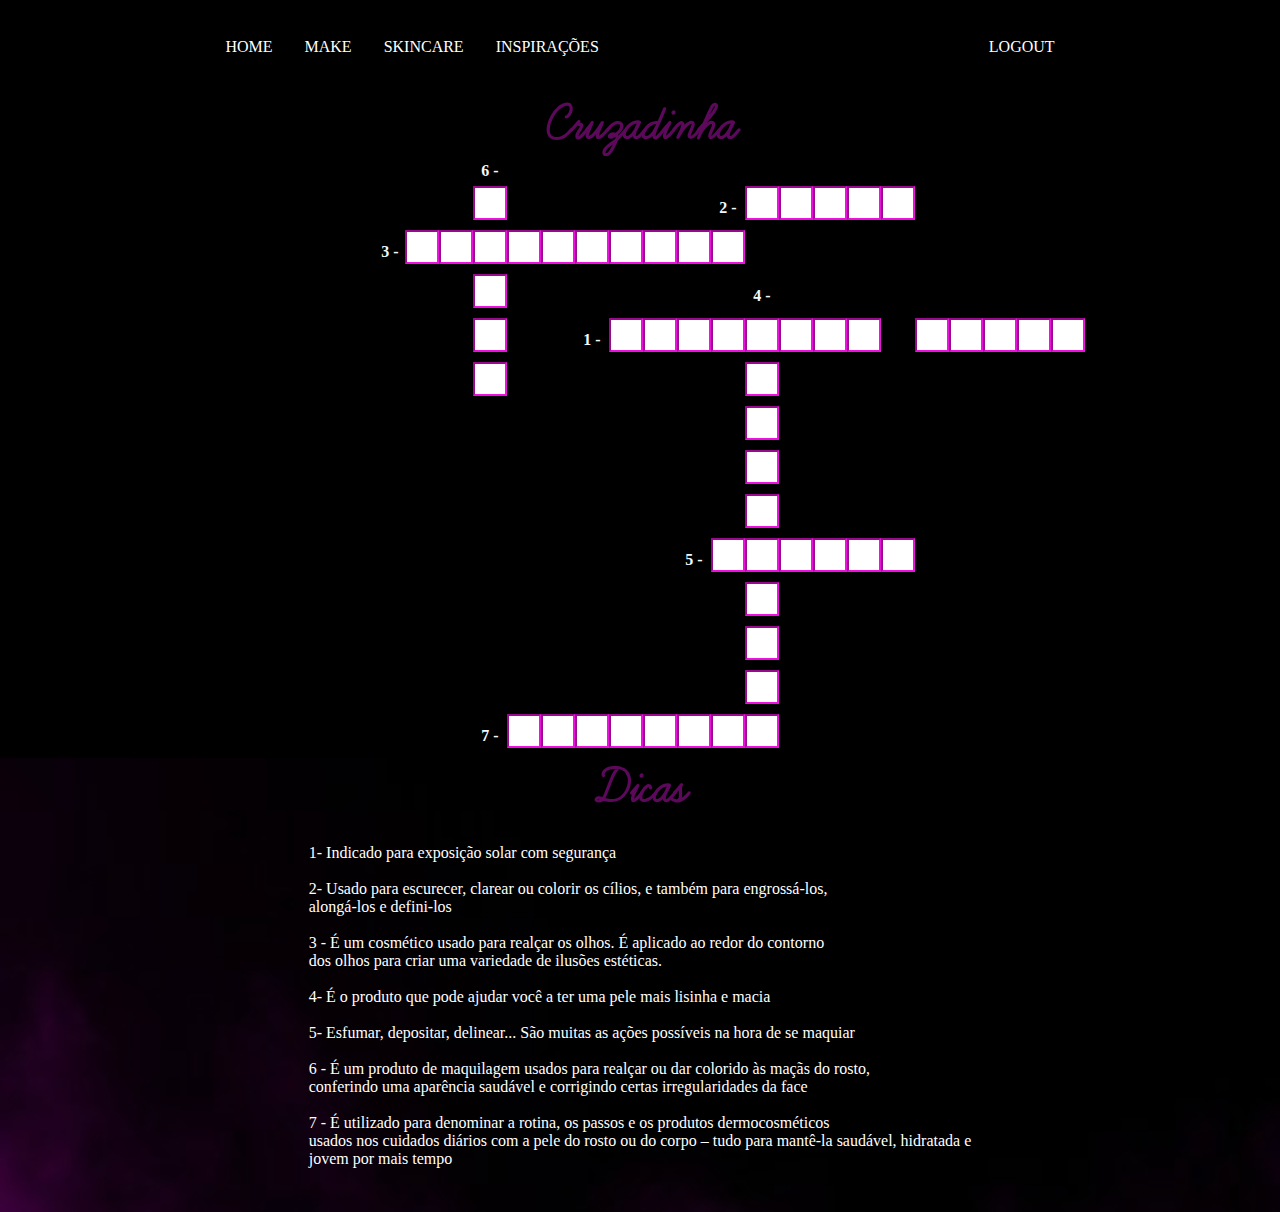
<file: site/public/pages/cruzadinha.html>
<!DOCTYPE html>
<html lang="en">

<head>
    <meta charset="UTF-8">
    <meta http-equiv="X-UA-Compatible" content="IE=edge">
    <meta name="viewport" content="width=device-width, initial-scale=1.0">
    <link rel="stylesheet" type="text/css" href="../css/cruzadinha.css">
    <title>Divirta-se</title>

</head>

<body>

    <header>


        <nav>
            <!-- <div class="inicio-cabeçalho"> -->

            <!-- CRIANDO A NAVBAR -->
            <a href="../index.html">HOME</a>
            <a href="../pages/make.html">MAKE</a>
            <a href="../pages/skincare.html">SKINCARE</a>
            <a href="../pages/inspirações.html">INSPIRAÇÕES</a>

        </nav>

        <div class="botoes">
            <a href="../pages/interacoes.html">LOGOUT</a>
        </div>

    </header>

    <h2>Cruzadinha</h2>

    <table>

        <!-- PRIMEIRA LINHA  -->
        <tr>
            <td class="vazio"></td>
            <td class="vazio"></td>
            <td class="vazio"></td>
            <td class="vazio"></td>
            <td class="vazio"></td>
            <td class="vazio"></td>
            <td class="vazio"></td>
            <td class="vazio"></td>
            <td class="vazio"></td>
            <td class="vazio">6 -</td>
            <td class="vazio"></td>
            <td class="vazio"></td>
            <td class="vazio"></td>
            <td class="vazio"></td>
            <td class="vazio"></td>
            <td class="vazio"></td>
            <td class="vazio"></td>
            <td class="vazio"></td>
            <td class="vazio"></td>
            <td class="vazio"></td>
            <td class="vazio"></td>
            <td class="vazio"></td>
            <td class="vazio"></td>
            <td class="vazio"></td>
            <td class="vazio"></td>
            <td class="vazio"></td>
        </tr>

        <!-- SEGUNDA LINHA  -->

        <tr>
            <td class="vazio"></td>
            <td class="vazio"></td>
            <td class="vazio"></td>
            <td class="vazio"></td>
            <td class="vazio"></td>
            <td class="vazio"></td>
            <td class="vazio"></td>
            <td class="vazio"></td>
            <td class="vazio"></td>
            <td><input id="B" onkeyup="verificapalavra(this);" type="text" maxlength="1"></td>
            <td class="vazio"></td>
            <td class="vazio"></td>
            <td class="vazio"></td>
            <td class="vazio"></td>
            <td class="vazio"></td>
            <td class="vazio"></td>
            <td class="vazio">2 -</td>
            <td><input id="R" onkeyup="verificapalavra(this);" type="text" maxlength="1"></td>
            <td><input id="I" onkeyup="verificapalavra(this);" type="text" maxlength="1"></td>
            <td><input id="M" onkeyup="verificapalavra(this);" type="text" maxlength="1"></td>
            <td><input id="E" onkeyup="verificapalavra(this);" type="text" maxlength="1"></td>
            <td><input id="L" onkeyup="verificapalavra(this);" type="text" maxlength="1"></td>
            <td class="vazio"></td>
            <td class="vazio"></td>
            <td class="vazio"></td>
        </tr>

        <!-- TERCEIRA LINHA  -->

        <tr>
            <td class="vazio"></td>
            <td class="vazio"></td>
            <td class="vazio"></td>
            <td class="vazio"></td>
            <td class="vazio"></td>
            <td class="vazio"></td>
            <td class="vazio">3 -</td>
            <td><input id="D" onkeyup="verificapalavra(this);" type="text" maxlength="1"></td>
            <td><input id="E" onkeyup="verificapalavra(this);" type="text" maxlength="1"></td>
            <td><input id="L" onkeyup="verificapalavra(this);" type="text" maxlength="1"></td>
            <td><input id="I" onkeyup="verificapalavra(this);" type="text" maxlength="1"></td>
            <td><input id="N" onkeyup="verificapalavra(this);" type="text" maxlength="1"></td>
            <td><input id="E" onkeyup="verificapalavra(this);" type="text" maxlength="1"></td>
            <td><input id="A" onkeyup="verificapalavra(this);" type="text" maxlength="1"></td>
            <td><input id="D" onkeyup="verificapalavra(this);" type="text" maxlength="1"></td>
            <td><input id="O" onkeyup="verificapalavra(this);" type="text" maxlength="1"></td>
            <td><input id="R" onkeyup="verificapalavra(this);" type="text" maxlength="1"></td>
            <td class="vazio"></td>
            <td class="vazio"></td>
            <td class="vazio"></td>
            <td class="vazio"></td>
            <td class="vazio"></td>
            <td class="vazio"></td>
            <td class="vazio"></td>
            <td class="vazio"></td>
            <td class="vazio"></td>
        </tr>

        <!-- QUARTA LINHA  -->

        <tr>
            <td class="vazio"></td>
            <td class="vazio"></td>
            <td class="vazio"></td>
            <td class="vazio"></td>
            <td class="vazio"></td>
            <td class="vazio"></td>
            <td class="vazio"></td>
            <td class="vazio"></td>
            <td class="vazio"></td>
            <td><input id="U" onkeyup="verificapalavra(this);" type="text" maxlength="1"></td>
            <td class="vazio"></td>
            <td class="vazio"></td>
            <td class="vazio"></td>
            <td class="vazio"></td>
            <td class="vazio"></td>
            <td class="vazio"></td>
            <td class="vazio"></td>
            <td class="vazio">4 -</td>
            <td class="vazio"></td>
            <td class="vazio"></td>
            <td class="vazio"></td>
            <td class="vazio"></td>
            <td class="vazio"></td>
            <td class="vazio"></td>
            <td class="vazio"></td>
            <td class="vazio"></td>
        </tr>



        <!-- QUINTA LINHA  -->
        <tr>
            <td class="vazio"></td>
            <td class="vazio"></td>
            <td class="vazio"></td>
            <td class="vazio"></td>
            <td class="vazio"></td>
            <td class="vazio"></td>
            <td class="vazio"></td>
            <td class="vazio"></td>
            <td class="vazio"></td>
            <td><input id="S" onkeyup="verificapalavra(this);" type="text" maxlength="1"></td>
            <td class="vazio"></td>
            <td class="vazio"></td>
            <td class="vazio">1 -</td>
            <td><input id="P" onkeyup="verificapalavra(this);" type="text" maxlength="1"></td>
            <td><input id="R" onkeyup="verificapalavra(this);" type="text" maxlength="1"></td>
            <td><input id="O" onkeyup="verificapalavra(this);" type="text" maxlength="1"></td>
            <td><input id="T" onkeyup="verificapalavra(this);" type="text" maxlength="1"></td>
            <td><input id="E" onkeyup="verificapalavra(this);" type="text" maxlength="1"></td>
            <td><input id="T" onkeyup="verificapalavra(this);" type="text" maxlength="1"></td>
            <td><input id="O" onkeyup="verificapalavra(this);" type="text" maxlength="1"></td>
            <td><input id="R" onkeyup="verificapalavra(this);" type="text" maxlength="1"></td>
            <td class="vazio"></td>
            <td><input id="S" onkeyup="verificapalavra(this);" type="text" maxlength="1"></td>
            <td><input id="O" onkeyup="verificapalavra(this);" type="text" maxlength="1"></td>
            <td><input id="L" onkeyup="verificapalavra(this);" type="text" maxlength="1"></td>
            <td><input id="A" onkeyup="verificapalavra(this);" type="text" maxlength="1"></td>
            <td><input id="R" onkeyup="verificapalavra(this);" type="text" maxlength="1"></td>
        </tr>


        <!-- SEXTA LINHA   -->

        <tr>
            <td class="vazio"></td>
            <td class="vazio"></td>
            <td class="vazio"></td>
            <td class="vazio"></td>
            <td class="vazio"></td>
            <td class="vazio"></td>
            <td class="vazio"></td>
            <td class="vazio"></td>
            <td class="vazio"></td>
            <td><input id="H" onkeyup="verificapalavra(this);" type="text" maxlength="1"></td>
            <td class="vazio"></td>
            <td class="vazio"></td>
            <td class="vazio"></td>
            <td class="vazio"></td>
            <td class="vazio"></td>
            <td class="vazio"></td>
            <td class="vazio"></td>
            <td><input id="S" onkeyup="verificapalavra(this);" type="text" maxlength="1"></td>
            <td class="vazio"></td>
            <td class="vazio"></td>
            <td class="vazio"></td>
            <td class="vazio"></td>
            <td class="vazio"></td>
            <td class="vazio"></td>
            <td class="vazio"></td>
            <td class="vazio"></td>
        </tr>

        <!-- SÉTIMA LINHA   -->

        <tr>
            <td class="vazio"></td>
            <td class="vazio"></td>
            <td class="vazio"></td>
            <td class="vazio"></td>
            <td class="vazio"></td>
            <td class="vazio"></td>
            <td class="vazio"></td>
            <td class="vazio"></td>
            <td class="vazio"></td>
            <td class="vazio"></td>
            <td class="vazio"></td>
            <td class="vazio"></td>
            <td class="vazio"></td>
            <td class="vazio"></td>
            <td class="vazio"></td>
            <td class="vazio"></td>
            <td class="vazio"></td>
            <td><input id="F" onkeyup="verificapalavra(this);" type="text" maxlength="1"></td>
            <td class="vazio"></td>
            <td class="vazio"></td>
            <td class="vazio"></td>
            <td class="vazio"></td>
            <td class="vazio"></td>
            <td class="vazio"></td>
            <td class="vazio"></td>
        </tr>

        <!-- OITAVA LINHA  -->

        <tr>
            <td class="vazio"></td>
            <td class="vazio"></td>
            <td class="vazio"></td>
            <td class="vazio"></td>
            <td class="vazio"></td>
            <td class="vazio"></td>
            <td class="vazio"></td>
            <td class="vazio"></td>
            <td class="vazio"></td>
            <td class="vazio"></td>
            <td class="vazio"></td>
            <td class="vazio"></td>
            <td class="vazio"></td>
            <td class="vazio"></td>
            <td class="vazio"></td>
            <td class="vazio"></td>
            <td class="vazio"></td>
            <td><input id="O" onkeyup="verificapalavra(this);" type="text" maxlength="1"></td>
            <td class="vazio"></td>
            <td class="vazio"></td>
            <td class="vazio"></td>
            <td class="vazio"></td>
            <td class="vazio"></td>
            <td class="vazio"></td>
            <td class="vazio"></td>
        </tr>

        <!-- NONA LINHA  -->

        <tr>
            <td class="vazio"></td>
            <td class="vazio"></td>
            <td class="vazio"></td>
            <td class="vazio"></td>
            <td class="vazio"></td>
            <td class="vazio"></td>
            <td class="vazio"></td>
            <td class="vazio"></td>
            <td class="vazio"></td>
            <td class="vazio"></td>
            <td class="vazio"></td>
            <td class="vazio"></td>
            <td class="vazio"></td>
            <td class="vazio"></td>
            <td class="vazio"></td>
            <td class="vazio"></td>
            <td class="vazio"></td>
            <td><input id="L" onkeyup="verificapalavra(this);" type="text" maxlength="1"></td>
            <td class="vazio"></td>
            <td class="vazio"></td>
            <td class="vazio"></td>
            <td class="vazio"></td>
            <td class="vazio"></td>
            <td class="vazio"></td>
            <td class="vazio"></td>
        </tr>

        <!-- DÉCIMA LINHA  -->

        <tr>
            <td class="vazio"></td>
            <td class="vazio"></td>
            <td class="vazio"></td>
            <td class="vazio"></td>
            <td class="vazio"></td>
            <td class="vazio"></td>
            <td class="vazio"></td>
            <td class="vazio"></td>
            <td class="vazio"></td>
            <td class="vazio"></td>
            <td class="vazio"></td>
            <td class="vazio"></td>
            <td class="vazio"></td>
            <td class="vazio"></td>
            <td class="vazio"></td>
            <td class="vazio">5 -</td>
            <td><input id="P" onkeyup="verificapalavra(this);" type="text" maxlength="1"></td>
            <td><input id="I" onkeyup="verificapalavra(this);" type="text" maxlength="1"></td>
            <td><input id="N" onkeyup="verificapalavra(this);" type="text" maxlength="1"></td>
            <td><input id="C" onkeyup="verificapalavra(this);" type="text" maxlength="1"></td>
            <td><input id="E" onkeyup="verificapalavra(this);" type="text" maxlength="1"></td>
            <td><input id="L" onkeyup="verificapalavra(this);" type="text" maxlength="1"></td>
            <td class="vazio"></td>
            <td class="vazio"></td>
            <td class="vazio"></td>
        </tr>

        <!-- DÉCIMA PRIMEIRA  -->


        <tr>
            <td class="vazio"></td>
            <td class="vazio"></td>
            <td class="vazio"></td>
            <td class="vazio"></td>
            <td class="vazio"></td>
            <td class="vazio"></td>
            <td class="vazio"></td>
            <td class="vazio"></td>
            <td class="vazio"></td>
            <td class="vazio"></td>
            <td class="vazio"></td>
            <td class="vazio"></td>
            <td class="vazio"></td>
            <td class="vazio"></td>
            <td class="vazio"></td>
            <td class="vazio"></td>
            <td class="vazio"></td>
            <td><input id="A" onkeyup="verificapalavra(this);" type="text" maxlength="1"></td>
            <td class="vazio"></td>
            <td class="vazio"></td>
            <td class="vazio"></td>
            <td class="vazio"></td>
            <td class="vazio"></td>
            <td class="vazio"></td>
            <td class="vazio"></td>
        </tr>

        <!-- DÉCIMA SEGUNDA  -->


        <tr>
            <td class="vazio"></td>
            <td class="vazio"></td>
            <td class="vazio"></td>
            <td class="vazio"></td>
            <td class="vazio"></td>
            <td class="vazio"></td>
            <td class="vazio"></td>
            <td class="vazio"></td>
            <td class="vazio"></td>
            <td class="vazio"></td>
            <td class="vazio"></td>
            <td class="vazio"></td>
            <td class="vazio"></td>
            <td class="vazio"></td>
            <td class="vazio"></td>
            <td class="vazio"></td>
            <td class="vazio"></td>
            <td><input id="N" onkeyup="verificapalavra(this);" type="text" maxlength="1"></td>
            <td class="vazio"></td>
            <td class="vazio"></td>
            <td class="vazio"></td>
            <td class="vazio"></td>
            <td class="vazio"></td>
            <td class="vazio"></td>
            <td class="vazio"></td>
        </tr>

        <!-- DÉCIMA TERCEIRA  -->


        <tr>
            <td class="vazio"></td>
            <td class="vazio"></td>
            <td class="vazio"></td>
            <td class="vazio"></td>
            <td class="vazio"></td>
            <td class="vazio"></td>
            <td class="vazio"></td>
            <td class="vazio"></td>
            <td class="vazio"></td>
            <td class="vazio"></td>
            <td class="vazio"></td>
            <td class="vazio"></td>
            <td class="vazio"></td>
            <td class="vazio"></td>
            <td class="vazio"></td>
            <td class="vazio"></td>
            <td class="vazio"></td>
            <td><input id="T" onkeyup="verificapalavra(this);" type="text" maxlength="1"></td>
            <td class="vazio"></td>
            <td class="vazio"></td>
            <td class="vazio"></td>
            <td class="vazio"></td>
            <td class="vazio"></td>
            <td class="vazio"></td>
            <td class="vazio"></td>
        </tr>

        <!-- DÉCIMA QUARTA LINHA  -->


        <tr>
            <td class="vazio"></td>
            <td class="vazio"></td>
            <td class="vazio"></td>
            <td class="vazio"></td>
            <td class="vazio"></td>
            <td class="vazio"></td>
            <td class="vazio"></td>
            <td class="vazio"></td>
            <td class="vazio"></td>
            <td class="vazio">7 - </td>
            <td><input id="S" onkeyup="verificapalavra(this);" type="text" maxlength="1"></td>
            <td><input id="K" onkeyup="verificapalavra(this);" type="text" maxlength="1"></td>
            <td><input id="I" onkeyup="verificapalavra(this);" type="text" maxlength="1"></td>
            <td><input id="N" onkeyup="verificapalavra(this);" type="text" maxlength="1"></td>
            <td><input id="C" onkeyup="verificapalavra(this);" type="text" maxlength="1"></td>
            <td><input id="A" onkeyup="verificapalavra(this);" type="text" maxlength="1"></td>
            <td><input id="R" onkeyup="verificapalavra(this);" type="text" maxlength="1"></td>
            <td><input id="E" onkeyup="verificapalavra(this);" type="text" maxlength="1"></td>
            <td class="vazio"></td>
            <td class="vazio"></td>
            <td class="vazio"></td>
            <td class="vazio"></td>
            <td class="vazio"></td>
            <td class="vazio"></td>
            <td class="vazio"></td>
        </tr>

    </table>

    <div class="dicas">
        <h2>Dicas</h2>

        <p>
            1- Indicado para exposição solar com segurança <br><br>

            2- Usado para escurecer, clarear ou colorir os cílios, e também para engrossá-los,<br> alongá-los e
            defini-los<br><br>

            3 - É um cosmético usado para realçar os olhos. É aplicado ao redor do contorno <br>dos olhos para criar uma
            variedade de ilusões estéticas. <br><br>

            4- É o produto que pode ajudar você a ter uma pele mais lisinha e macia<br><br>

            5- Esfumar, depositar, delinear... São muitas as ações possíveis na hora de se maquiar <br><br>

            6 - É um produto de maquilagem usados para realçar ou dar colorido às maçãs do rosto, <br>conferindo uma
            aparência saudável e corrigindo certas irregularidades da face <br><br>

            7 - É utilizado para denominar a rotina, os passos e os produtos dermocosméticos <br>usados nos cuidados
            diários com a pele do rosto ou do corpo – tudo para mantê-la saudável, hidratada e <br>jovem por mais tempo
            <br><br>

        </p>



    </div>

</body>

</html>
<script>

    function verificapalavra(input) {
        var letraInput = input.value.toUpperCase();
        var letraCerta = input.id;


        if (letraInput != letraCerta) {
            input.value = '';
            alert("Inválido,tente novamente")

        }
        
        
    }


</script>
</file>
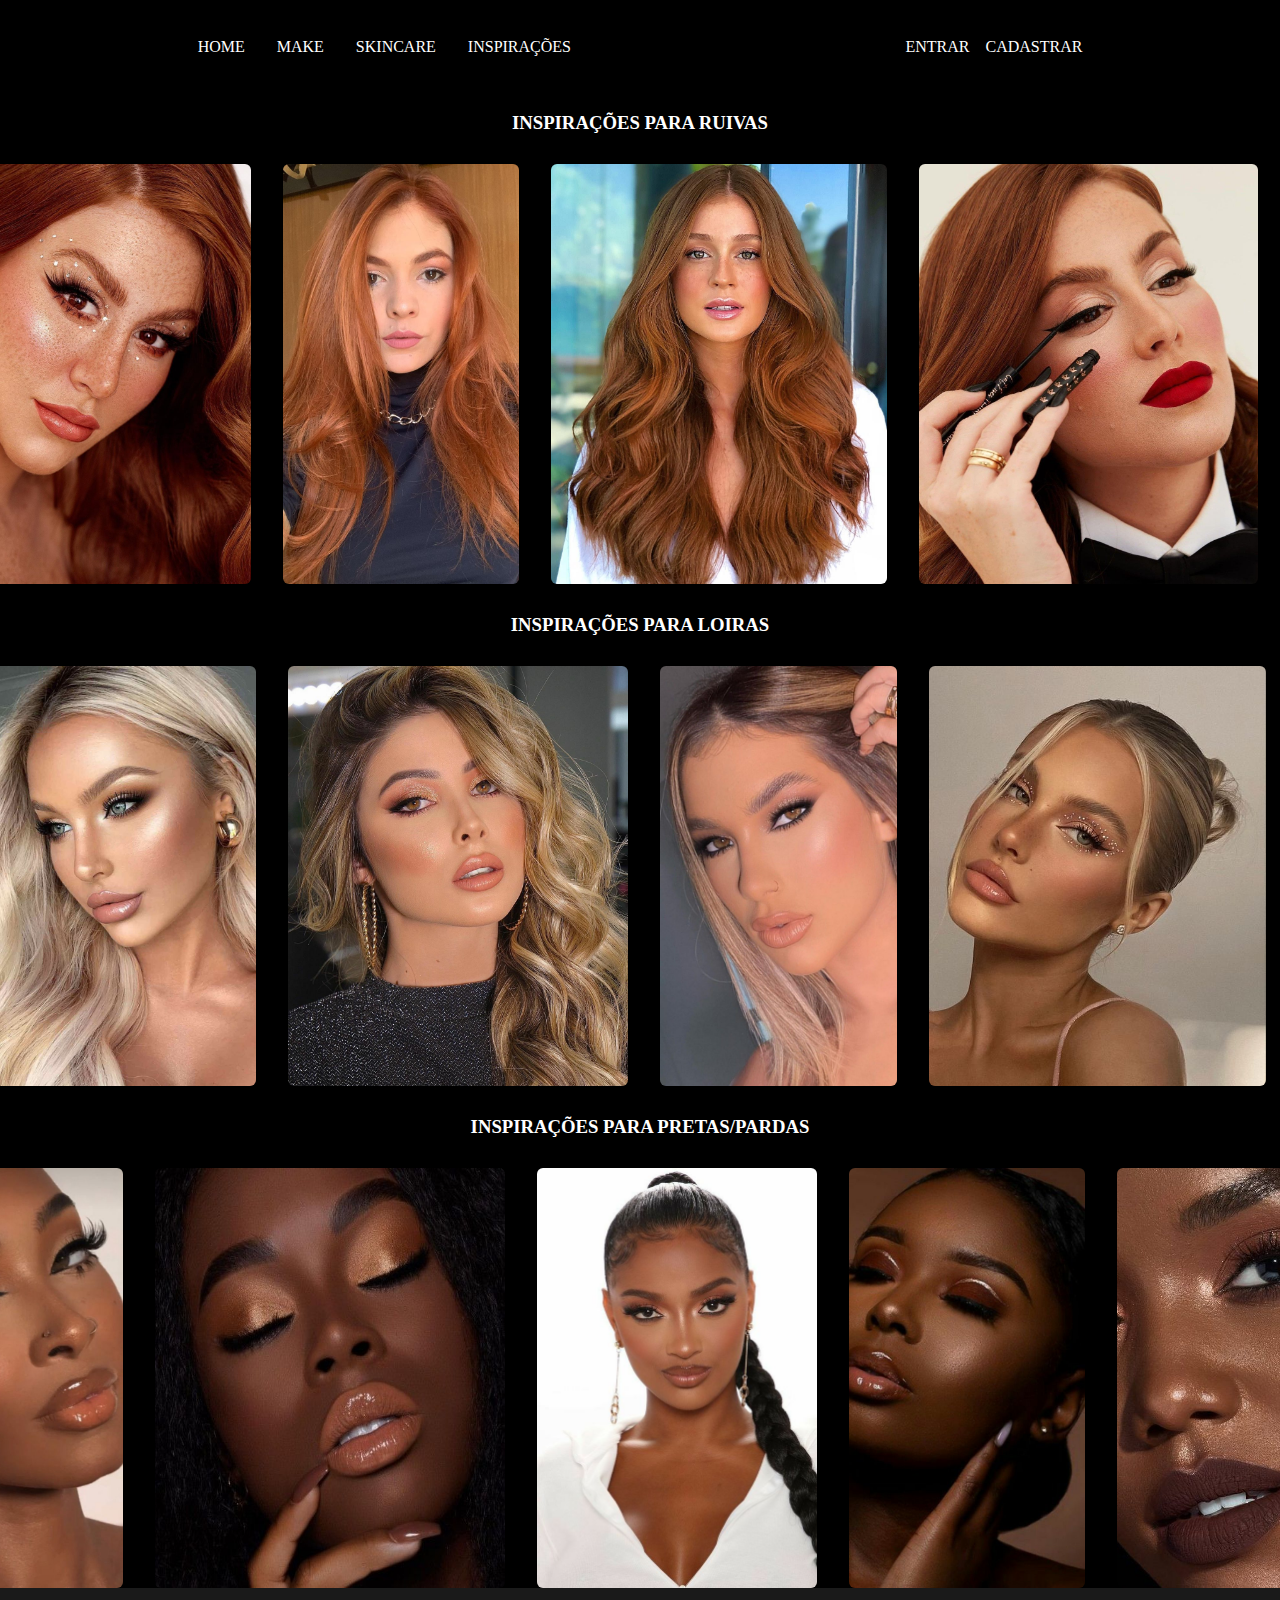
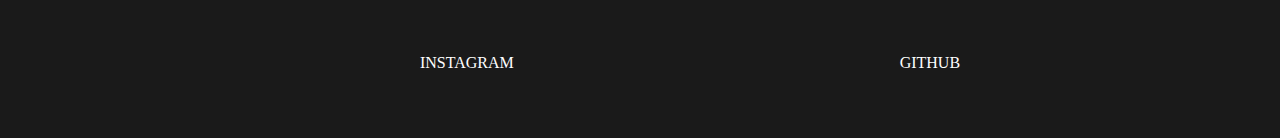
<file: site/public/pages/inspirações.html>
<!DOCTYPE html>
<html lang="en">

<head>
    <meta charset="UTF-8">
    <meta http-equiv="X-UA-Compatible" content="IE=edge">
    <meta name="viewport" content="width=device-width, initial-scale=1.0">
    <title>Inspirações</title>
    <link rel="icon" href="../assets/img/coroa.jpeg">
    <link rel="stylesheet" href="../css/inspirações.css">
    <link rel="icon" href="img/logo.jpg">

</head>

<body>

    <!-- CRIANDO O CABEÇARIO DO SITE -->
    <header>

        <nav>

            <a href="../index.html">HOME</a>
            <a href="../pages/make.html">MAKE</a>
            <a href="../pages/skincare.html">SKINCARE</a>
            <a href="../pages/inspirações.html">INSPIRAÇÕES</a>
            <!-- <a href="../pages/pesquisa.html">SIMULE AQUI</a> -->
            <!-- <a href="estilo.html">DASHBOARD</a> -->




            <!-- CRIANDO OS BOTÕES -->

            <!-- </div> -->
        </nav>

        <div class="botoes">
            <a href="../pages/login.html">ENTRAR</a>

            <a href="../pages/cadastro.html">CADASTRAR</a>
        </div>

    </header>

    <!-- CRIANDO O CORPO DO SITE -->
    <main>


        <div class="img">

            <section>

                <div class="texto">
                    <h3>INSPIRAÇÕES PARA RUIVAS </h3>
                </div>

                <div class="ruivas">

                    <img class="1"
                        src="../assets/img/ruivas/11 influenciadoras e suas marcas de beleza! - Nacionais e Internacionais -.png">
                    <img class="2" src="../assets/img/ruivas/5c163b2e-8c4d-48c0-bbe5-defd95242a6a.jpeg">
                    <img class="3" src="../assets/img/ruivas/brazilian makeup (1).jpeg">
                    <img class="8" src="../assets/img/ruivas/esse.jpeg">
                    <img class="4"
                        src="../assets/img/ruivas/Cores de cabelo 2023_ 200 fotos e tendências para apostar em um novo visual.jpeg">
                    <img class="5" src="../assets/img/ruivas/download (2).jpeg">
                    <img class="6" src="../assets/img/ruivas/Marina Ruy Barbosa (1).jpeg">
                    <img class="7" src="../assets/img/ruivas/Qual iluminador eu escolho para o meu tipo de pele_.jpeg">

                </div>

            </section>

            <section>

                <div class="texto">
                    <h3>INSPIRAÇÕES PARA LOIRAS </h3>
                </div>

                <div class="loiras">

                    <img class="1" src="../assets/img/loiras/1358bcdf-fc98-43aa-b11b-b7e4b7c8e620.jpeg">
                    <img class="2"
                        src="../assets/img/loiras/5 Dicas de maquiagem para o fim de semana - Crescendo aos Poucos.jpeg">
                    <img class="3" src="../assets/img/loiras/c68a7e29-f21d-4115-a9b8-52c747080f52.jpeg">
                    <img class="4" src="../assets/img/loiras/dc521af0-13c9-4253-bead-97919d0ba93d.jpeg">
                    <img class="5"
                        src="../assets/img/loiras/Inspiração de maquiagem Virgínia Fonseca!_Créditos_ prilessamakeup.jpeg">
                    <img class="6"
                        src="../assets/img/loiras/Moda inverno_ tendências da estação que vão bombar em 2022.jpeg">
                    <img class="7" src="../assets/img/loiras/3.jpeg">
                    <img class="8" src="../assets/img/loiras/1.jpeg">

                </div>

            </section>


            <section>

                <div class="texto">
                    <h3>INSPIRAÇÕES PARA PRETAS/PARDAS </h3>
                </div>

                <div class="pretas">
                    <img class="1" src="../assets/img/pretas/310abd5e-6d59-4449-b433-81897c8e2cc8.jpeg">
                    <img class="2" src="../assets/img/pretas/Brown skin makeup.jpeg">
                    <img class="3" src="../assets/img/pretas/de019d73-1525-4516-9a1a-69b2e2194260.jpeg">
                    <img class="4"
                        src="../assets/img/pretas/Sun Stripping_ Makes Naturais com o Blush bem Acentuado! (1).jpeg">
                    <img class="6" src="../assets/img/pretas/f82fbba5-4219-42a6-9442-6ddfa7783a85.jpeg">
                    <img class="7" src="../assets/img/pretas/Maquiagem.jpeg">
                    <img class="8" src="../assets/img/pretas/Maquiagem em pele negra.jpeg">


                </div>

            </section>



        </div>


        </section>

    </main>

    <footer class="rodape">

        <a href="https://www.instagram.com/ray.grs/" title="Instagram" target="_blank">
            <!-- tamanho ideal da img w=32 e h=32 -->
            <p>INSTAGRAM</p>
        </a>

        <a href="https://github.com/rayanegrs/Projeto-individual.git" title="GITHUB" target="_blank">
            <p>GITHUB</p>
        </a>


    </footer>

</body>

</html>
</file>
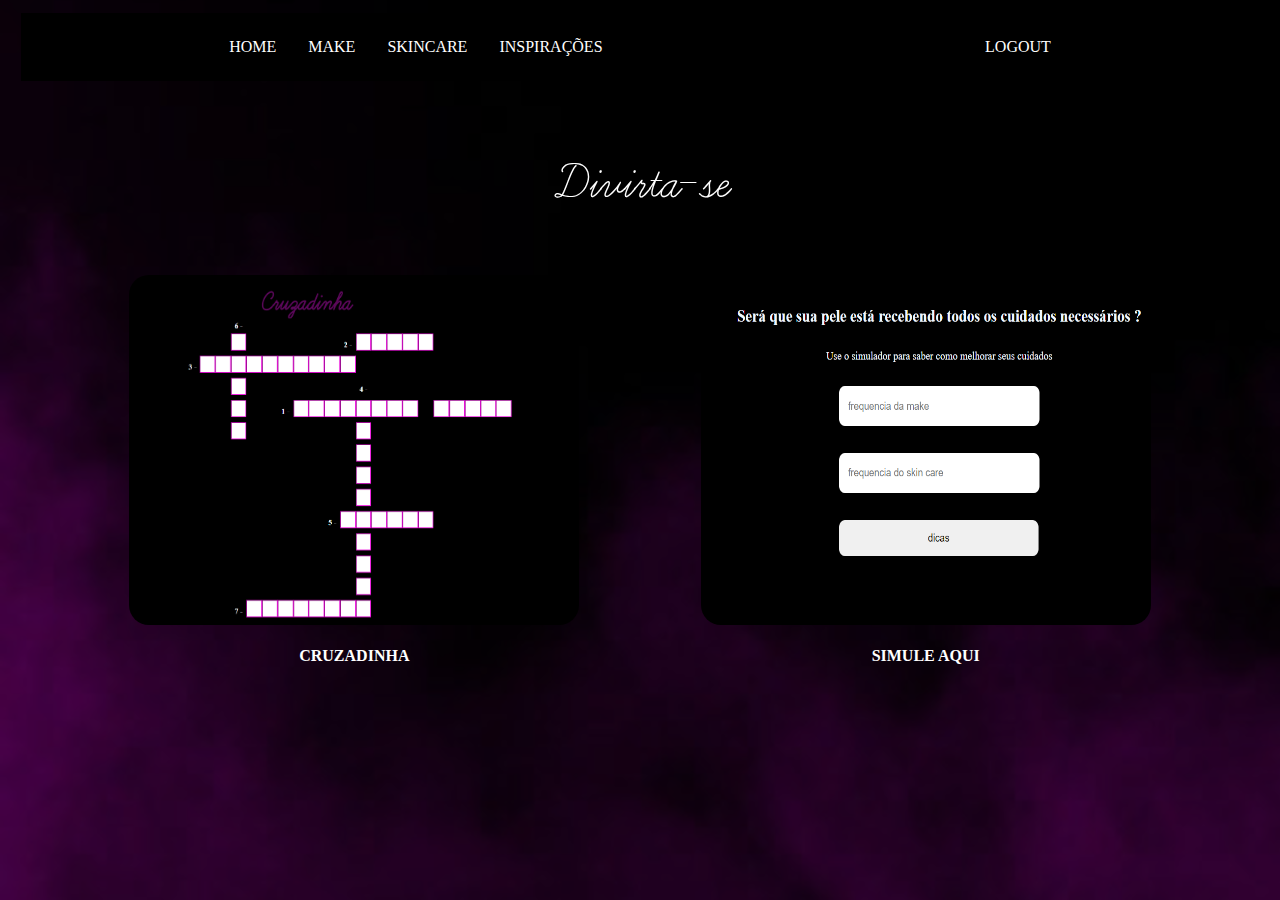
<file: site/public/pages/interacoes.html>
<!DOCTYPE html>
<html lang="en">

<head>
    <meta charset="UTF-8">
    <meta name="viewport" content="width=device-width, initial-scale=1.0">
    <title>Interações</title>
    <link rel="icon" href="assets/img/coroa.jpeg">
    <link rel="stylesheet" href="../css/interacoes.css">
</head>

<body>
    <header>
        <nav>
            <!-- <div class="inicio-cabeçalho"> -->

            <!-- CRIANDO A NAVBAR -->
            <a href="../index.html">HOME</a>
            <a href="../pages/make.html">MAKE</a>
            <a href="../pages/skincare.html">SKINCARE</a>
            <a href="../pages/inspirações.html">INSPIRAÇÕES</a>
            <!-- <a href="../pages/pesquisa.html">SIMULE AQUI</a> -->
            <!-- <a href="estilo.html">DASHBOARD</a> -->




            <!-- CRIANDO OS BOTÕES -->

            <!-- </div> -->
        </nav>

        <div class="botoes">
            <a href="../pages/login.html">LOGOUT</a>
        </div>
    </header>

    <div class="escolha">
        <p class="destaque-titulo">Divirta-se</p>

    </div>

    <div class="imgInicial">




        <a onclick="cruzadinha()" title="Divirta-se" target="_blank">
            <img class="cruzadinha" src="../assets/img/cruzadinha.png">
            <h4>CRUZADINHA</h4>
        </a>

        <a onclick="pesquisa()" title="Veja a porcentagem da sua frequência " target="_blank">
            <img class="simule" src="../assets/img/simulador.png">
            <h4>SIMULE AQUI</h4>
        </a>
    </div>
    <!-- 
    <footer class="rodape">
        
        <a href="https://www.instagram.com/ray.grs/" title="Instagram" target="_blank">
            
            <img src="" alt="Instagram">
        </a>

        <a href="https://github.com/rayanegrs/Projeto-individual.git" title="GITHUB" target="_blank">
            <img src="" alt="Git hub">
        </a>


    </footer> -->

</body>

</html>

<script>

    var fk = sessionStorage.ID_USUARIO
    console.log(fk)

    function pesquisa() {
        window.location = 'pesquisa.html'
    }
    function cruzadinha() {
        window.location = 'cruzadinha.html'
    }
</script>
</file>
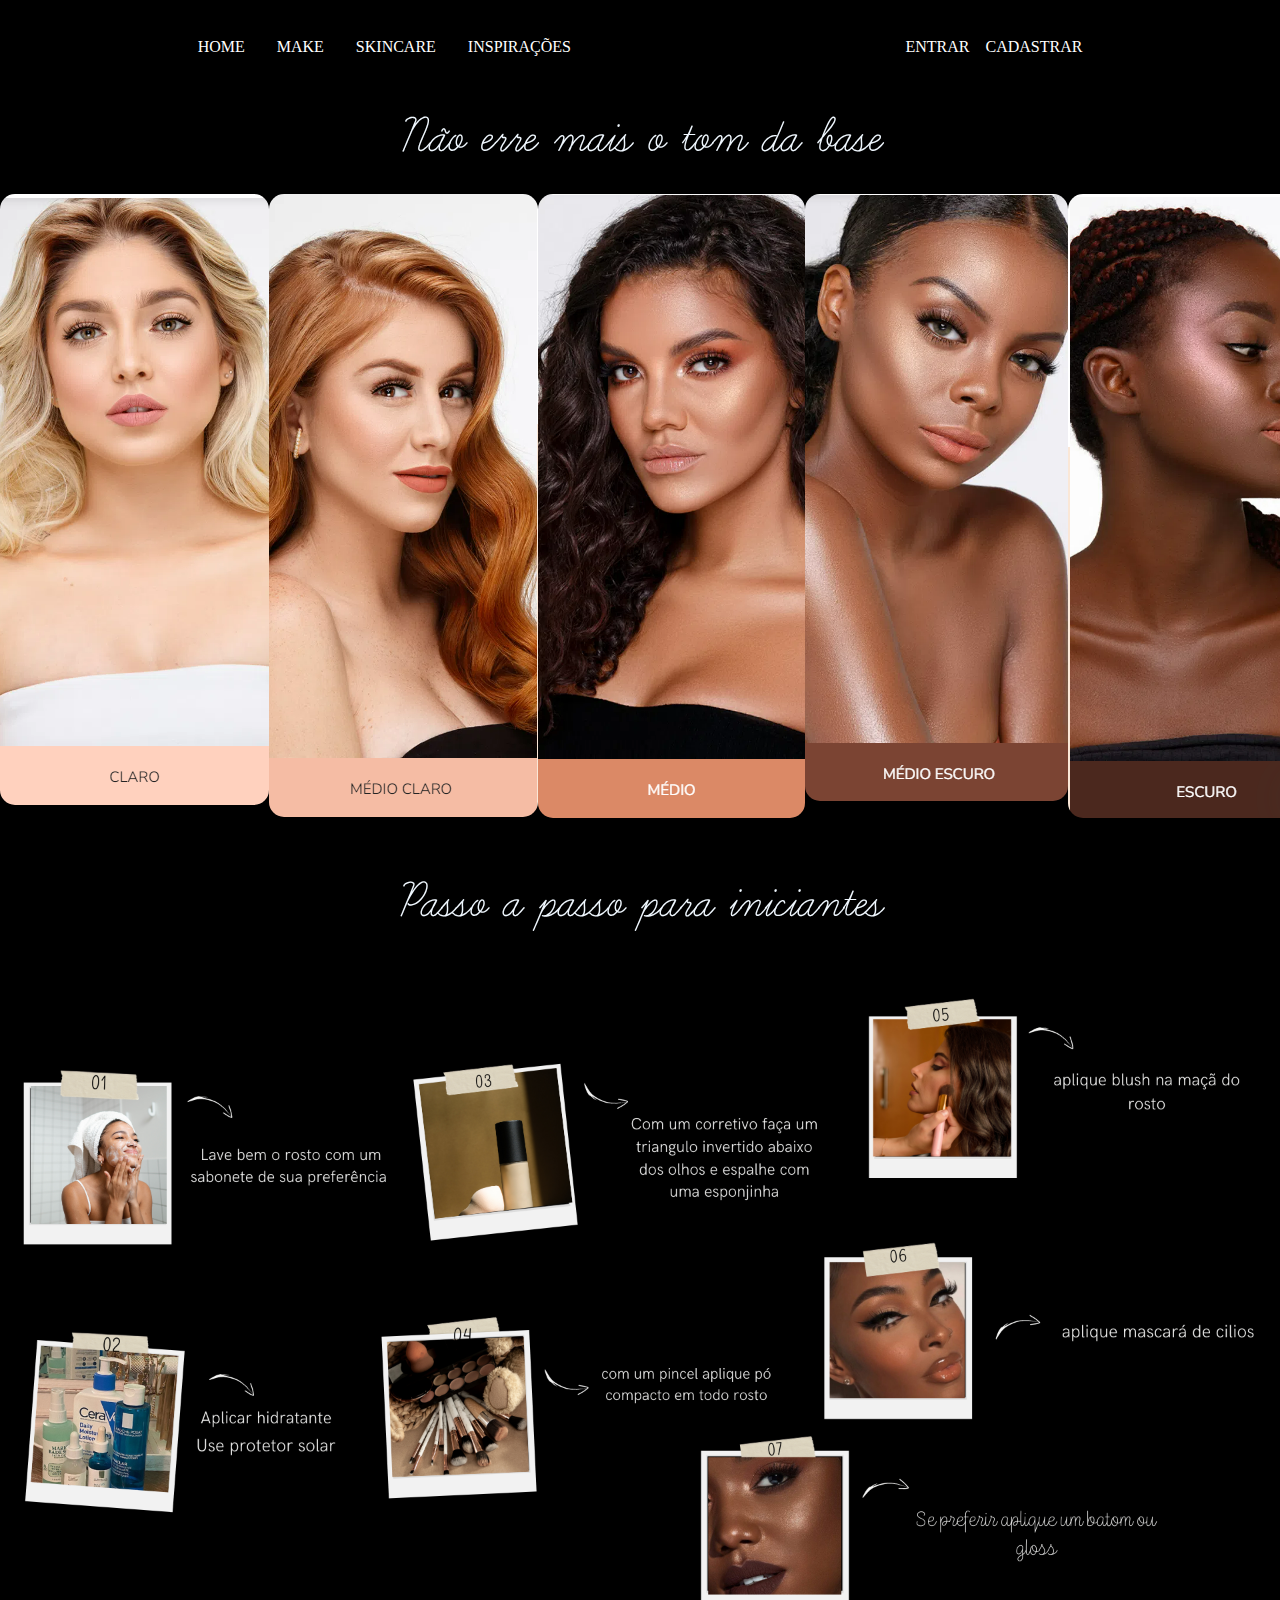
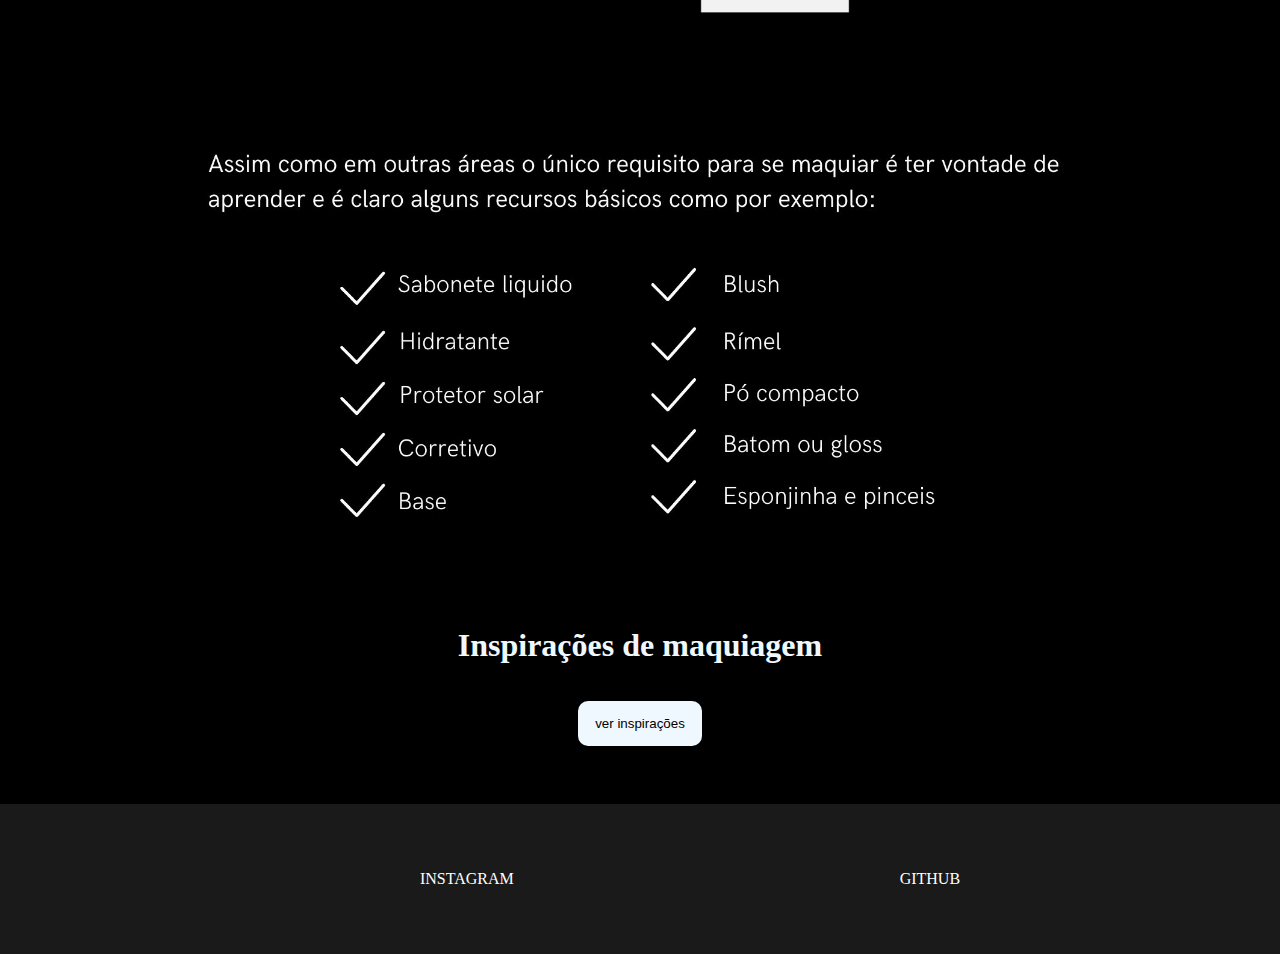
<file: site/public/pages/make.html>
<!DOCTYPE html>
<html lang="en">

<head>
    <meta charset="UTF-8">
    <meta http-equiv="X-UA-Compatible" content="IE=edge">
    <meta name="viewport" content="width=device-width, initial-scale=1.0">
    <title>MAQUIAGEM</title>
    <link rel="icon" href="../assets/img/coroa.jpeg">
    <link rel="stylesheet" href="../css/make.css">
</head>

<body>
    <header>

        <!-- <div class="botoes">
            <a href="login.html">LOGIN</a> -->

        <!-- <a href="cadastro.html">CADASTRAR</a> -->
        <!-- </div> -->
        <nav>
            <!-- <div class="inicio-cabeçalho"> -->

            <a href="../index.html">HOME</a>
            <a href="../pages/make.html">MAKE</a>
            <a href="../pages/skincare.html">SKINCARE</a>
            <a href="../pages/inspirações.html">INSPIRAÇÕES</a>
            <!-- <a href="../pages/pesquisa.html">SIMULE AQUI</a> -->
            <!-- <a href="estilo.html">DASHBOARD</a> -->




            <!-- CRIANDO OS BOTÕES -->

            <!-- </div> -->
        </nav>

        <div class="botoes">
            <a href="../pages/login.html">ENTRAR</a>

            <a href="../pages/cadastro.html">CADASTRAR</a>
        </div>

    </header>
    <section>
        <main>

            <div class="frase">
                <p> Não erre mais o tom da base</p>

            </div>

            <div class="seu_tom">

                <a href="" title="Tom Claro" target="_blank">
                    <img class="claro" src="../assets/tom de base/claro.png"></a>

                <a href="" title="Tom médio claro" target="_blank">
                    <img class="medioClaro" src="../assets/tom de base/medioClaro.png"></a>

                <a href="" title="Tom médio" target="_blank">
                    <img class="Medio" src="../assets/tom de base/medio.png"></a>

                <a href="" title="Tom médio escuro" target="_blank">
                    <img class="Medioescuro" src="../assets/tom de base/medioescuro.png"></a>

                <a href="" title="tom escuro" target="_blank">
                    <img class="escuro" src="../assets/tom de base/escuro.png"></a>


            </div>

    </section>
    <section>



        <div class="make">

            <p> Passo a passo para iniciantes </p>
            <img src="../assets/img/kit (1).png" alt="">

            <!-- <div class="kit">

                <p>KIT MÍNIMO E PRÁTICO</h2>
            </div> -->

            <div class="lista">
                <img src="../assets/img/recursos basicos make.jpg" alt=""><br><br>


            </div>


    </section>

    <section>
        <div class="interacao">

            <h1>Inspirações de maquiagem</h1> <br>
            <div class="botao">
                <button onclick="exibir()"> ver inspirações</button><br>
            </div>

        </div>

        <div class="ver">
            <div id="mostrar"></div>
        </div>

    </section>

    <footer class="rodape">

        <a href="https://www.instagram.com/ray.grs/" title="Instagram" target="_blank">
            <!-- tamanho ideal da img w=32 e h=32 -->
            <p>INSTAGRAM</p>
        </a>

        <a href="https://github.com/rayanegrs/Projeto-individual.git" title="GITHUB" target="_blank">
            <p>GITHUB</p>
        </a>




    </footer>


    </section>



    </main>
</body>

</html>
<script>

    lista_inspiracao = [
        'https://i.pinimg.com/736x/d0/ca/0d/d0ca0db13ccf98e5833dd67c7a68d39a.jpg',

        'https://i.pinimg.com/736x/13/37/1a/13371a24812b29e4513683146d0a9a80.jpg',

        'https://i.pinimg.com/736x/d0/ca/0d/d0ca0db13ccf98e5833dd67c7a68d39a.jpg',

        'https://www.maybelline.com.br/~/media/mny/br/artigos/2023/dicas-de-maquiagem-para-fim-de-ano/dicas-de-maquiagem-para-fim-de-ano.jpg',

        'https://julianarakoza.com/wp-content/uploads/2021/10/maquiagem-simples-com-esfumado-leve-735x1024.jpg'
    ]

    function exibir() {


        var posicao = parseInt(Math.random() * lista_inspiracao.length)

        if (lista_inspiracao.length > 0) {
            mostrar.innerHTML = `<br><br><img src="${lista_inspiracao[posicao]}" width="400px">`
        }


    }




</script>
</file>
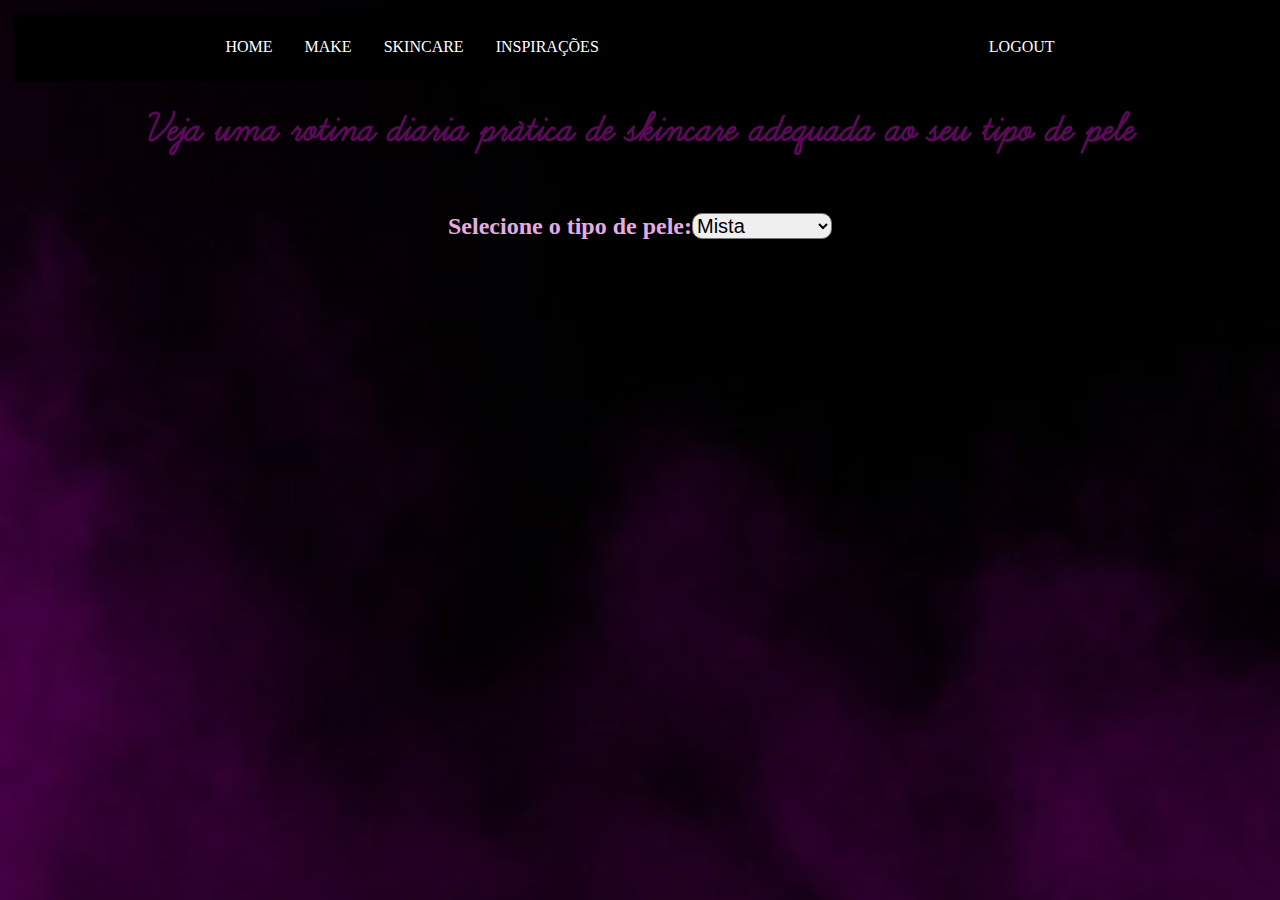
<file: site/public/pages/rotinaTomdepele.html>
<!DOCTYPE html>
<html lang="en">

<head>
    <meta charset="UTF-8">
    <meta http-equiv="X-UA-Compatible" content="IE=edge">
    <meta name="viewport" content="width=device-width, initial-scale=1.0">
    <title>Rotina de Skincare</title>
    <link rel="stylesheet" href="../css/rotinaTomdepele.css">
</head>

<body>

    <header>


        <nav>
            <!-- <div class="inicio-cabeçalho"> -->

            <!-- CRIANDO A NAVBAR -->
            <a href="../index.html">HOME</a>
            <a href="../pages/make.html">MAKE</a>
            <a href="../pages/skincare.html">SKINCARE</a>
            <a href="../pages/inspirações.html">INSPIRAÇÕES</a>

        </nav>

        <div class="botoes">
            <a href="../pages/skincare.html">LOGOUT</a>
        </div>

    </header>

    <h3> Veja uma rotina diaria prática de skincare adequada ao seu tipo de pele </h3><br>

    <div class="pele">


        <h2>Selecione o tipo de pele: </h2>
        <select id="tipoPele" onchange="mostrarRotinaSkincare()">
            <option value="mista">Mista</option>
            <option value="oleosa">Oleosa</option>
            <option value="normal">Normal</option>
            <option value="seca">Seca</option>
        </select><br>
    </div>

    <div class="lista" id="rotinaSkincare" style="display: none;">
        <br>
        <h3>Rotina de Skincare:</h3><br>
        <ul id="listaRotina"></ul>
    </div>


    <script>
        function mostrarRotinaSkincare() {
            var selectElement = document.getElementById('tipoPele');
            var rotinaSkincareElement = document.getElementById('rotinaSkincare');
            var listaRotinaElement = document.getElementById('listaRotina');

            listaRotinaElement.innerHTML = ''; // Limpar conteúdo anterior

            if (selectElement.value === 'mista') {
                listaRotinaElement.innerHTML = `

                <p>A pele mista é aquela que não é oleosa nem seca. <br>
                Sua principal característica é a oleosidade excessiva na <br>
                zona T do rosto, que corresponde à testa, ao nariz e ao queixo<br><br>
                Veja uma rotina diaria : <p><br>

          <li>1-Limpeza com produtos suaves</li>
          <li>2-Aplicação de tônico</li>
          <li>3-Hidratação leve</li>
          <li>4-Protetor solar com textura leve</li>
        `;
            } else if (selectElement.value === 'oleosa') {
                listaRotinaElement.innerHTML = `

                <p> A pele oleosa possui características como o brilho intenso<BR>
                     a sensação de pele pesada devido à produção em excesso de sebo<BR>
                    poros dilatados, irregulares e a tendência à acne<br><br>
                Veja uma rotina diaria : <p><br>

          <li>1-Limpeza com produtos específicos para pele oleosa</li>
          <li>2-Aplicação de tônico adstringente</li>
          <li>3-Hidratação oil-free</li>
          <li>4-Protetor solar com efeito matificante</li>
        `;


            } else if (selectElement.value === 'normal') {
                listaRotinaElement.innerHTML = `

                <p> A pele normal possui textura saudável e equilíbrio entre água <BR>
                    e sebo, o ideal e saudável para a pele. Ou seja: produz gordura na<BR>
                         quantidade certa, sem excesso de brilho ou de ressecamento<br><br>
                Veja uma rotina diaria : <p><br>

          <li>1-Limpeza com produtos suaves</li>
          <li>2-Aplicação de tônico suave</li>
          <li>3-Hidratação equilibrada</li>
          <li>4-Protetor solar de amplo espectro</li>
        `;
            } else if (selectElement.value === 'seca') {
                listaRotinaElement.innerHTML = `
                <p>A pele seca é uma pele que possui características muito específicas <BR>
                    como descamação, coceira, aparência sem viço e luminosidade, aspecto esbranquiçado, <BR>
                        sensação de repuxamento, ardor, sensibilidade, manchas vermelhas e textura escamosa<BR>
                             podendo, nos casos mais graves, ter até feridas.<br><br>
                Veja uma rotina diaria : <p><br>
                    
          <li>1-Limpeza com produtos hidratantes</li>
          <li>2-Aplicação de tônico hidratante</li>
          <li>3-Hidratação intensa</li>
          <li>4-Protetor solar com fator de hidratação</li>
        `;
            }

            if (selectElement.value !== 'none') {
                rotinaSkincareElement.style.display = 'block';
            } else {
                rotinaSkincareElement.style.display = 'none';
            }
        }
    </script>
</body>

</html>
</file>
<file: site/public/css/cruzadinha.css>
* {
  margin: 0;
  padding: 0;

}

@font-face {
  font-family: MinhaFonte;
  src: url(LearningCurve.ttf);
}

body {
  background-color: #000000;
  overflow-x: hidden;
  color: rgb(255, 255, 255);


}

header {

  display: flex;
  justify-content: space-around;
  align-items: center;
  gap: 1rem;
  background-color: #000000;
  color: #ffffff;
  padding: 2%;
  margin: 1%;

}



nav {
  display: flex;
  gap: 2rem;
  justify-content: center;
  align-items: center;
  flex-wrap: wrap;

}

nav a {
  text-decoration: none;
  color: rgb(255, 255, 255);

}


.botoes {
  display: flex;
  gap: 1rem;
  align-items: end;
  justify-content: flex-end;

}

.botoes a {
  text-decoration: none;
  color: #ffffff;
}
.botoes a:hover{
  color: rgb(255, 0, 0);
  transition: 0.25s ease;
}

h2 {
  display: flex;
  align-items: center;
  justify-content: center;
  font-family: MinhaFonte;
  font-size: 60px;
  color: rgb(92, 8, 91);
}

p {
  display: flex;
  justify-content: center;
  align-items: center;
  margin: 3;
  padding: 2%;
  
  


}

.dicas {
  background-image: url(../assets/img/background.png);
  height: 100%;
  /* margin: 3%;
  padding: 0%; */
  width: 100%;

}

table {
  border-collapse: collapse;
  display: flex;
  align-items: center;
  justify-content: center;
  border-radius: 30px;
}

.vazio {
  background: #000;
  color: aliceblue;
}

td {
  width: 30px;
  height: 30px;
  border: none;
  text-align: center;
  font-weight: bold;
  text-align: center;
}

input {
  margin-bottom: 10px;
  width: 30px;
  height: 30px;
  text-transform: uppercase;
  text-align: center;
  border-color: rgb(237, 16, 222);
}

button {
  margin: 2%;
  padding: 1%;
  cursor: pointer;
  border: none;
  outline: none;
  font-size: 15px;
  border-radius: 10px;

}
</file>
<file: site/public/css/inspirações.css>
* {
    margin: 0;
    padding: 0;

}

@font-face {
    font-family: MinhaFonte;
    src: url(LearningCurve.ttf);
}




body {
    background-color: #000000;
    overflow-x: hidden;
    color: rgb(255, 255, 255);


}

header {

    display: flex;
    justify-content: space-around;
    align-items: center;
    gap: 1rem;
    background-color: #000000;
    color: #ffffff;
    padding: 2%;
    margin: 1%;

}

nav {
    display: flex;
    gap: 2rem;
    justify-content: center;
    align-items: center;
    flex-wrap: wrap;

}

nav a {
    text-decoration: none;
    color: rgb(255, 255, 255);

}


.botoes {
    display: flex;
    gap: 1rem;
    align-items: end;
    justify-content: flex-end;

}

.botoes a {
    text-decoration: none;
    color: #ffffff;
}




img{
    width: 350px;
    height: 420px;
    border-radius: 6px;

}

.ruivas{
    display: flex;
    justify-content:center;
    align-items: center;
    gap: 2rem;

}
.loiras{
    display: flex;
    justify-content:center;
    align-items: center;
    gap: 2rem;

}
.pretas{
    display: flex;
    justify-content:center;
    align-items: center;
    gap: 2rem;

}
.texto{
    display: flex;
    justify-content: center;
    align-items: center;
    padding: 15px;
    margin: 15px;
}
.rodape {
    padding: 50px;
    height: 50px;
    width: 100%;
    background-color: #1a1a1a;
    border-top: 4px beige;
    display: flex;
    justify-content: space-evenly;
    gap: 1rem;
    flex-wrap: wrap;
    align-items: center;

}

.rodape a {
    text-decoration: none;
    color: rgb(255, 255, 255);
}

.rodape a :hover {
    color: rgb(158, 131, 163);
    transition: 0.25s ease;
}
</file>
<file: site/public/css/interacoes.css>
*{
    margin: -3;
    padding: 0%;
}
@font-face {
    font-family: MinhaFonte;
    src: url(LearningCurve.ttf);
}

body {
    background-color:#000000;
    overflow-x: hidden;
    color: rgb(255, 255, 255);
    background-image: url(../assets/img/background.png);
    /* #212121 */

}

header {

    display: flex;
    justify-content: space-around;
    align-items: center;
    gap: 1rem;
    background-color: #000000;
    color: #ffffff;
    padding: 2%;
    margin: 1%;

}
.cruzadinha {
    width: 450px;
    height: 350px;
    border-radius: 20px;
}

.simule {
    width: 450px;
    height: 350px;
    border-radius: 20px;
}
.cruzadinha:hover {
    transform: scale(1.1);
    transition: all ease-in-out 0.3s;
}

.simule:hover {
    transform: scale(1.1);
    transition: all ease-in-out 0.3s;
}
nav {
    display: flex;
    gap: 2rem;
    justify-content: center;
    align-items: center;
    flex-wrap: wrap;

}

nav a {
    text-decoration: none;
    color: rgb(255, 255, 255);

}


.botoes {
    display: flex;
    gap: 1rem;
    align-items: end;
    justify-content: flex-end;

}
.botoes a:hover{
    color: rgb(255, 0, 0);
    transition: 0.25s ease;
}

.botoes a {
    text-decoration: none;
    color: #ffffff;
}
.imgInicial {

    display: flex;
    justify-content: space-evenly;
    padding: 0%;

}
.imgInicial h4 {

    display: flex;
    justify-content: center;
    align-items: center;
    padding: 2%;
    margin: 2%;


}

.imgInicial a {

    text-decoration: none;
    color: #ffffff;
}
.escolha{
    display: flex;
    align-items: center;
    justify-content: center;
    font-size: 60px;
    font-family: MinhaFonte;
    margin: 0%;
    padding: 0%;

}

/* .rodape {
    padding: 50px;
    height: 50px;
    width: 100%;
    background-color: #1a1a1a;
    border-top: 4px beige;
    display: flex;
    justify-content: space-evenly;
    gap: 1rem;
    flex-wrap: wrap;
    align-items: center;

}

.rodape a {
    text-decoration: none;
    color: rgb(255, 255, 255);
}

.rodape a :hover {
    color: rgb(158, 131, 163);
    transition: 0.25s ease;
} */
</file>
<file: site/public/css/make.css>
* {
    margin: 0;
    padding: 0;

}

body {
    background-color: #000000;
    overflow-x: hidden;
    color: aliceblue;
    /* background-image: url(Design\ sem\ nome\ \(1\).png); */
    

}
@font-face {
    font-family: MinhaFonte;
    src: url(LearningCurve.ttf);
}

header {

    display: flex;
    justify-content: space-around;
    align-items: center;
    gap: 1rem;
    background-color: #000000;
    color: #ffffff;
    padding: 2%;
    margin: 1%;
    
}

nav {
    display: flex;
    gap: 2rem;
    justify-content: center;
    align-items: center;
    flex-wrap: wrap;
    
}

nav a {
    text-decoration: none;
    color: rgb(255, 255, 255);
    /* position: relative; */
}


.botoes {
    display: flex;
    gap: 1rem;
    align-items: end;
    justify-content: flex-end;
    
}

.botoes a {
    text-decoration: none;
    color: #ffffff;
}

.seu_tom{
    padding: 0;
    margin: 1.5;
    display: flex;
    justify-content: space-around;
    /* align-items: center ; */
    height: 60%;
    width: 100%;
    
}
.seu_tom img{
    border-radius: 15px;
}

.frase{
    display: flex;
    justify-content: center;
    align-items: center;
    margin: 1%;
    padding: 1%;
    font-family: MinhaFonte;
    font-size: 60px;
}
.seu_tom img:hover{
    transform: scale(1.1);
    transition: all ease-in-out 0.5s;
}
.make img{
    width: 100%;
    border-radius: 15px;
}
.make p{
    display: flex;
    justify-content: center;
    align-items: center;
    margin: 2%;
    padding: 2%;
    font-family: MinhaFonte;
    font-size: 60px;
}
.inspiracao {
    margin: 1%;
    padding: 1%;
    display: flex;
    justify-content: space-between;
    padding: 1%;
}

.inspiracao img:hover{
    transform: scale(1.1);
    transition: all ease-in-out 0.5s;
}
  

.lista img{
    width: 100%;
    display: flex;
    justify-content: center;
    align-items: center;
}
button{

    display: flex;
    justify-content: center;
    align-items: center;
    background-color: aliceblue;
    border: none;
    padding: 15px;
    width:10%;
    border-radius: 10px;
    cursor: pointer;
    
}
.botao{
    display: flex;
    justify-content: center;
    align-items: center;
    margin: 1%;
    padding: 0.5%;
}
button:hover{
    background-color: rgb(170, 175, 175);
}

.interacao h1{
    display: flex;
    justify-content: center;
    align-items: center;
    

}
.interacao button{
    display: flex;
    justify-content: center;
    align-items: center;
}
.ver{
    display: flex;
    justify-content: center;
    align-items: center;
    margin: 1%;
    padding: 1%;
}
.rodape {
    padding: 50px;
    height: 50px;
    width: 100%;
    background-color: #1a1a1a;
    border-top: 4px beige;
    display: flex;
    justify-content: space-evenly;
    gap: 1rem;
    flex-wrap: wrap;
    align-items: center;

}

.rodape a {
    text-decoration: none;
    color: rgb(255, 255, 255);
}

.rodape a :hover {
    color: rgb(158, 131, 163);
    transition: 0.25s ease;
}
</file>
<file: site/public/css/rotinaTomdepele.css>
* {
    margin: 0;
    padding: 0;
  
  }
  
  @font-face {
    font-family: MinhaFonte;
    src: url(LearningCurve.ttf);
  }
  
  body {
    background-color: #000000;
    overflow-x: hidden;
    color: rgb(255, 255, 255);
    background-image: url(../assets/img/background.png)
  
  
  }
  
  header {
  
    display: flex;
    justify-content: space-around;
    align-items: center;
    gap: 1rem;
    background-color: #000000;
    color: #ffffff;
    padding: 2%;
    margin: 1%;
  
  }
  nav {
    display: flex;
    gap: 2rem;
    justify-content: center;
    align-items: center;
    flex-wrap: wrap;
  
  }
  
  nav a {
    text-decoration: none;
    color: rgb(255, 255, 255);
  
  }
  .botoes {
    display: flex;
    gap: 1rem;
    align-items: end;
    justify-content: flex-end;
  
  }
  
  .botoes a {
    text-decoration: none;
    color: #ffffff;
  }
  .botoes a:hover{
    color: rgb(255, 0, 0);
    transition: 0.25s ease;
  }
  h3{
    display: flex;
    justify-content: center;
    align-items: center;
    margin: 10px;
    padding: 10px;
    font-family: MinhaFonte;
    font-size: 50px;
    color: rgb(92, 8, 91);
  }
  h2{
    color: rgb(230, 171, 229);
  }
  .pele{
    display: flex;
    justify-content: center;
    align-items: center;
    margin: 10px;
    padding: 10px;
    
  }
  li{
    display: flex;
    justify-content: center;
    align-items: center;
    font-size: 20px;
    
  }
  p{
    display: flex;
    justify-content: center;
    align-items: center;
    font-size: 20px;
    
  }
  #tipoPele{
    height: 26px;
    width: 140px;
    font-size: 20px;
    border-radius: 10px;
  }
</file>
